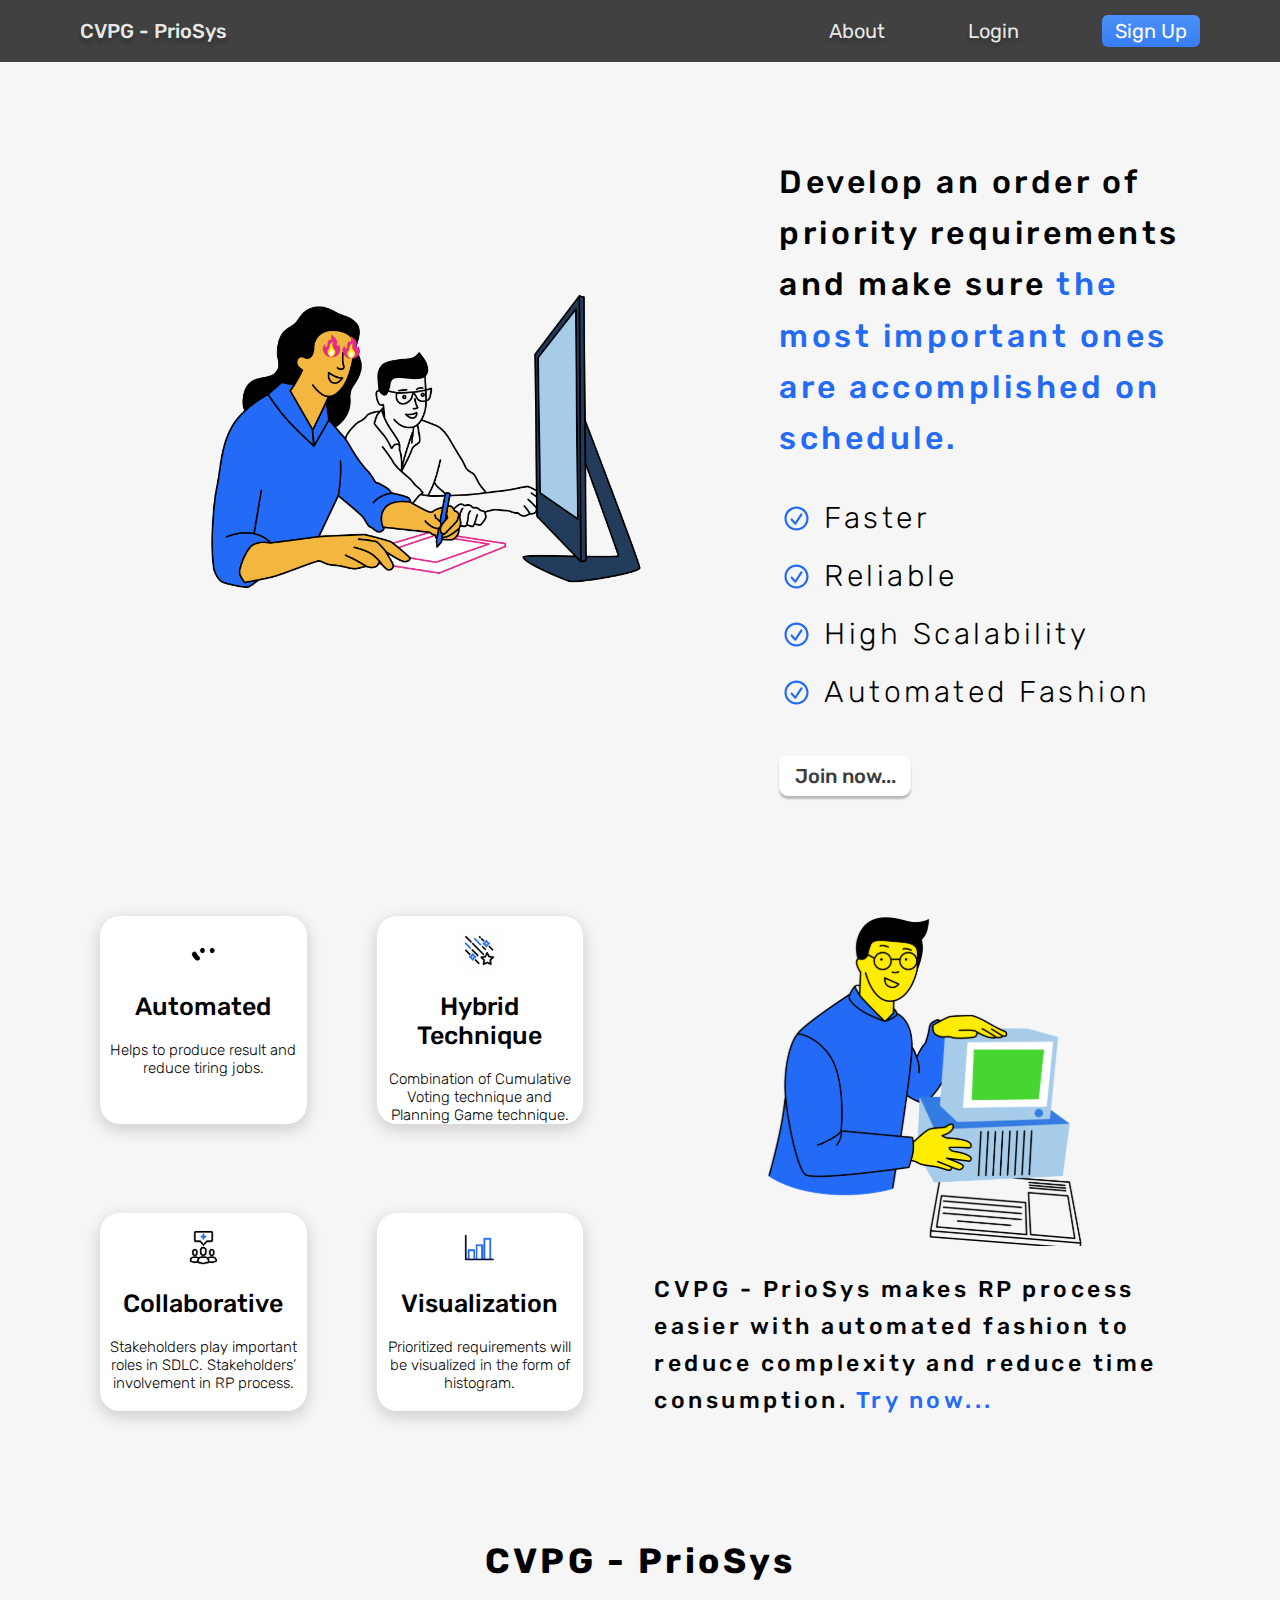
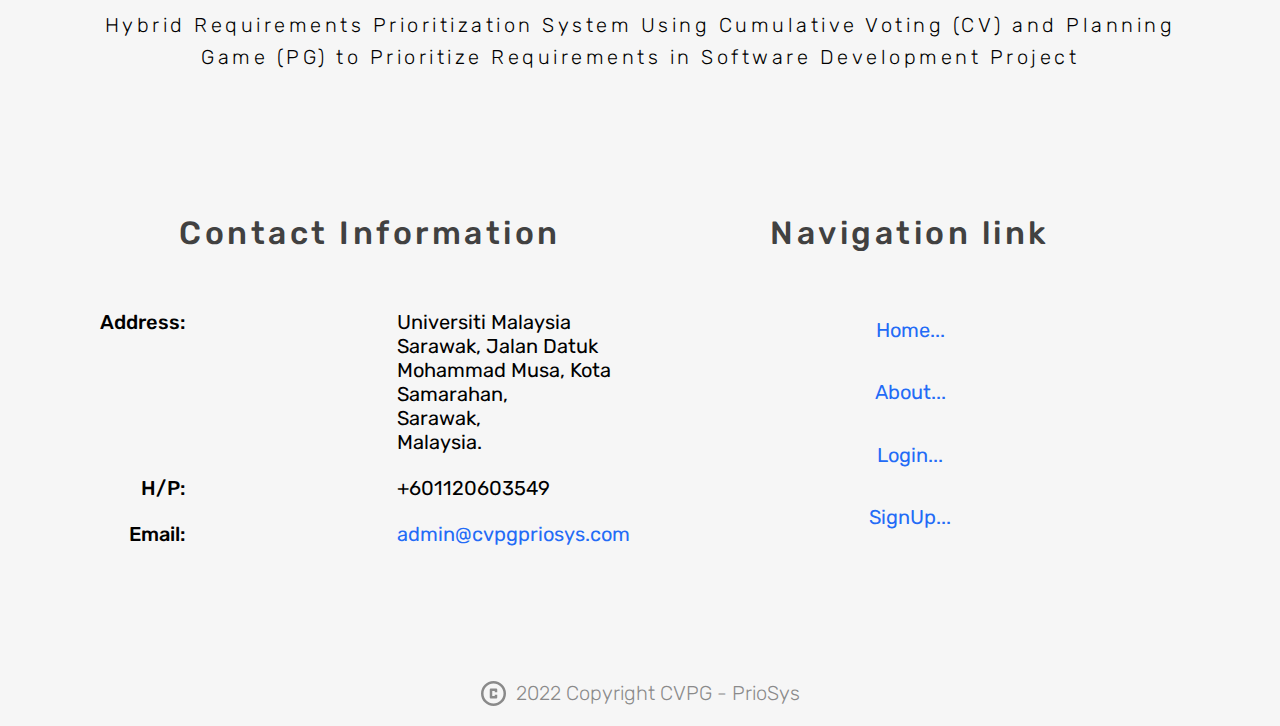
<file: index.html>
<!DOCTYPE html>
<html>
<head>
	<meta charset="utf-8">
	<meta name="viewport" content="width=device-width, initial-scale=1">
	<title>CVPG-PrioSys</title>
	<link rel="icon" type="image/x-icon" href="Illustration/Icon/Static/logo6.png">
	<link rel="stylesheet" type="text/css" href="library/css/font.css">
	<link rel="stylesheet" type="text/css" href="library/css/index.css">
	<script type="text/javascript" src="library/js/jquery-3.6.3.min.js"></script>
	<script type="module" src="library/js/secondary.js"></script>
</head>
<body>

	<div class="header">
		<a href="index.html" class="link"><p class="title head">CVPG - PrioSys</p></a>
		<div class="link-right">
			<a href="#" class="link"><p class="about head">About</p></a>
			<a href="login.html" class="link"><p class="login head">Login</p></a>
			<button class="btnBlue secondary" id="signup">Sign Up</button>
		</div>

	</div>
	<div class="content">
		<img src="Illustration/Header1.png" weight = "612px" height="555px">
		<div class="subtitle">
			<p class="big">Develop an order of priority requirements and make sure <span class="highlight"> the most important ones are accomplished on schedule. </span></p>
			<div class="small">
				<img src="Illustration/tick.svg" weight = "35px" height="35px">
				<p style="margin-left: 10px;">Faster</p>
			</div>
			<div class="small">
				<img src="Illustration/tick.svg" weight = "35px" height="35px">
				<p style="margin-left: 10px;">Reliable</p>
			</div>
			<div class="small">
				<img src="Illustration/tick.svg" weight = "35px" height="35px">
				<p style="margin-left: 10px;">High Scalability</p>
			</div>
			<div class="small">
				<img src="Illustration/tick.svg" weight = "35px" height="35px">
				<p style="margin-left: 10px;">Automated Fashion</p>
			</div>

			<div class="small" style="padding-top: 30px;">
			<button class="btnGrey" id="login">Join now...</button>
			</div>
		</div>
	</div>
	<div class="content2">
		<div class="feature">
			<div class="detail1 item">
				<img src="Illustration/Icon/Animated/feat1.gif" width="43px" height="43px">
				<p style="font-size:25px">Automated</p>
				<p style="font-size:15px; font-weight: 300;">Helps to produce result and reduce tiring jobs.</p>
			</div>
			<div class="detail2 item">
				<img src="Illustration/Icon/Animated/feat2.gif" width="43px" height="43px">
				<p style="font-size:25px">Hybrid Technique</p>
				<p style="font-size:15px; font-weight: 300;">Combination of Cumulative Voting technique and Planning Game technique.</p>
			</div>
			<div class="detail3 item">
				<img src="Illustration/Icon/Animated/feat3.gif" width="43px" height="43px">
				<p style="font-size:25px">Collaborative</p>
				<p style="font-size:15px; font-weight: 300;">Stakeholders play important roles in SDLC. Stakeholders’ involvement in RP process.</p>
			</div>
			<div class="detail4 item">
				<img src="Illustration/Icon/Animated/feat4.gif" width="43px" height="43px">
				<p style="font-size:25px">Visualization</p>
				<p style="font-size:15px; font-weight: 300;">Prioritized requirements will be visualized in the form of histogram.</p>
			</div>
		</div>
		<div class="subtitle2">
			<img src="Illustration/Feature.svg" weight = "526px" height="330px">
			<p class="big" style="font-size: 23px;">CVPG - PrioSys makes RP process easier with automated fashion to reduce complexity and reduce time consumption. <a href="login.html" class="link"><span class="highlight link" id="login" style="font-weight: 500;">Try now...</span></a></p>
		</div>
	</div>

	<div class="footer">
		<div class="footerTitle">
			<p class="big" style="text-align: center; font-weight: 700; font-size: 35px;">CVPG - PrioSys</p>
			<p class="small" style="text-align: center; font-weight: 300; font-size: 20px;">Hybrid Requirements Prioritization System Using Cumulative Voting (CV) and Planning Game (PG) to Prioritize  Requirements in Software Development Project</p>
		</div>
		

		<div class="contact-navi">
			<div class="Contact">
				<p class="big" style="color: #414141; font-weight: 500; font-size: 32px; text-align: center;">Contact Information</p>

				<div class="information">
					<div class="address info">
						<p>Address:</p>
					</div>
					<div class="addressInfo">
						<p>Universiti Malaysia Sarawak, Jalan Datuk<br>Mohammad Musa, Kota Samarahan,<br>Sarawak,<br>Malaysia.</p>
					</div>
					<div class="hp info">
						<p>H/P:</p>
					</div>
					<div class="hpInfo">
						<p>+601120603549</p>
					</div>
					<div class="email info">
						<p>Email:</p>
					</div>
					<div class="emailInfo">
						<p style="color :#236BF6;">admin@cvpgpriosys.com</p>
					</div>
				</div>

			</div>

			<div class="navigation">
				<p class="big" style="color: #414141; font-weight: 500; font-size: 32px; text-align: center;">Navigation link</p>
				<a href="index.html" class="link"><p class="link" id="home">Home...</p></a>
				<a href="about.html" class="link"><p class="link" id="About">About...</p></a>
				<a href="login.html" class="link"><p class="link" id="login">Login...</p></a>
				<a href="registration.html" class="link"><p class="link" id="signUp">SignUp...</p></a>
			</div>
		</div>

		<div class="copyright">
			<img src="Illustration/Icon/Static/copyright.svg" width="25px" height="25px" style="margin-right: 10px">
			<p style="color: #8A8A8A; font-weight: 300; font-size: 20px;">2022 Copyright CVPG - PrioSys</p>
		</div>
	</div>

</body>
</html>
</file>
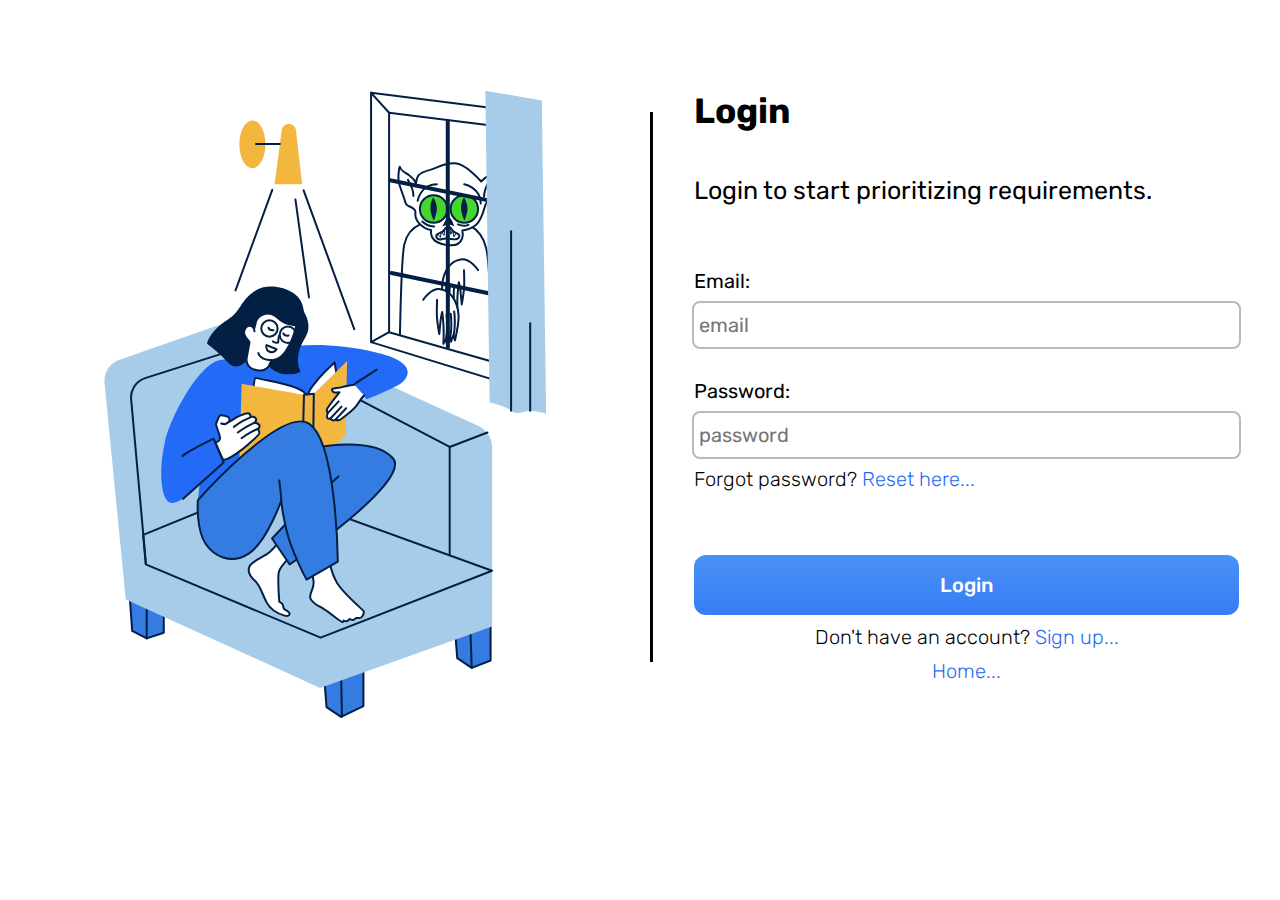
<file: login.html>
<!DOCTYPE html>
<html>
<head>
	<meta charset="utf-8">
	<meta name="viewport" content="width=device-width, initial-scale=1">
	<title>Login</title>
	<link rel="icon" type="image/x-icon" href="Illustration/Icon/Static/logo6.png">
	<link rel="stylesheet" type="text/css" href="library/css/font.css">
	<link rel="stylesheet" type="text/css" href="library/css/secondary.css">
	<script type="text/javascript" src="library/js/jquery-3.6.3.min.js"></script>
</head>
<body>
	<div class="vl"></div>
	<div class="img">
		<img src="Illustration/login.svg" style="padding-top: 40px;">
	</div>
	<div class="container">
		<div class="content">
			<div class="title">
				<p class="big">Login</p>
				<p class="text subtitle">Login to start prioritizing requirements.</p>
			</div>
			<div class="email item">
				<p class="text">Email:</p>
				<input type="text" placeholder="email" id="email" class="long text">
				<p id="errEmail" class="error">Invalid email....</p>
			</div>
			<div class="password item">
				<p>Password:</p>
				<input type="password" placeholder="password" id="pass" class="long text">
				<p class="text" style="font-weight:300;">Forgot password?<a href="#" class="link"><span class="link" id="reset"> Reset here...</span></p></a>
				<p id="errPass" class="error">Wrong password...</p>
			</div>
			<div class="footer item">
				<button class="btnBlue" id="btnLogin">
					<span class="btnText">Login</span>
				</button>
				<p class="text" style="font-weight:300; text-align: center;">Don't have an account?<a href="registration.html" class="link"><span id="signup" class="link"> Sign up...</span></p></a>
				<a href="index.html" class="link"><p id="home" class="text link">Home...</p></a>
			</div>
		</div>
	</div>
</body>
<script type="module" src="library/js/secondary.js"></script>
</html>
</file>
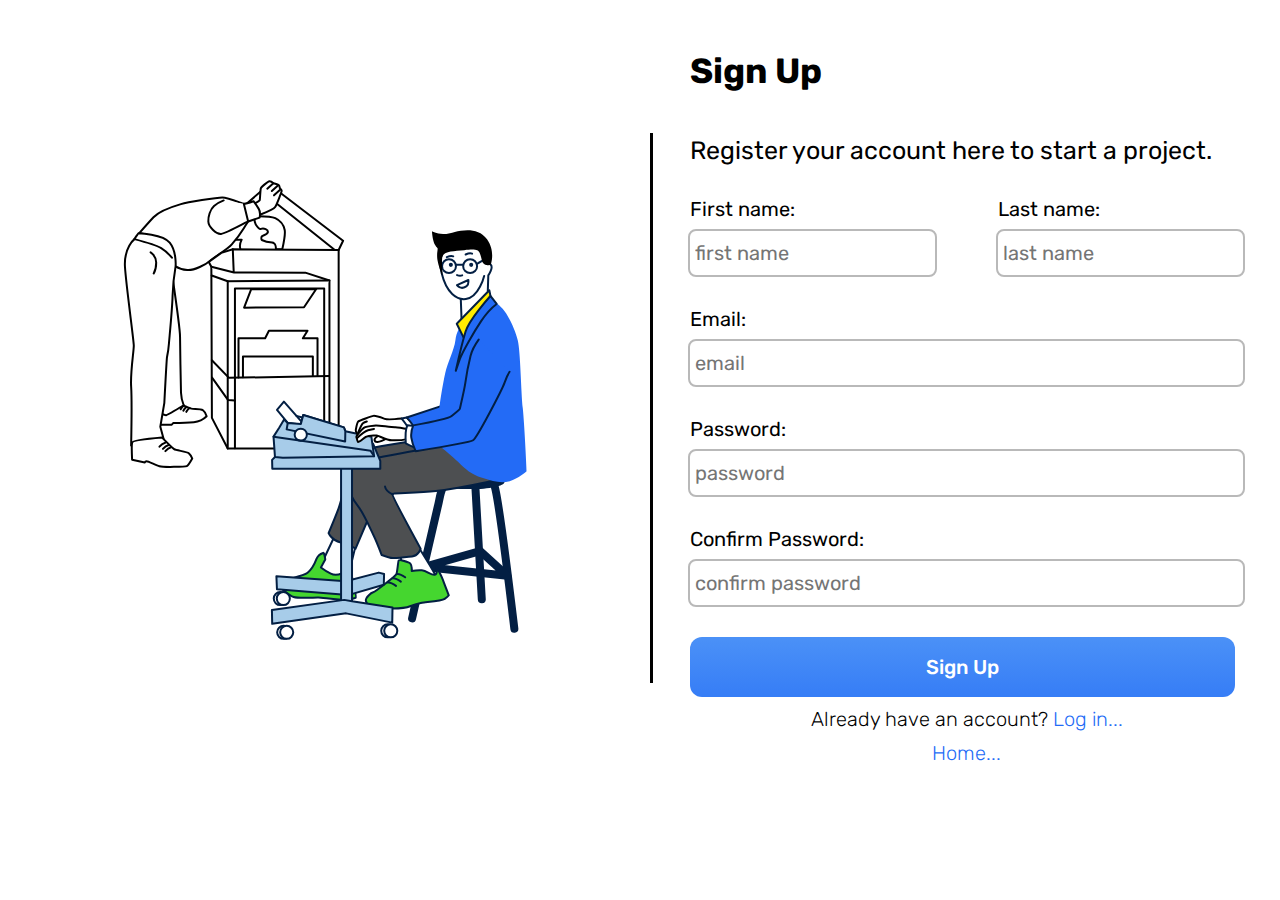
<file: registration.html>
<!DOCTYPE html>
<html>
<head>
	<meta charset="utf-8">
	<meta name="viewport" content="width=device-width, initial-scale=1">
	<title>Registration</title>
	<link rel="icon" type="image/x-icon" href="Illustration/Icon/Static/logo6.png">
	<link rel="stylesheet" type="text/css" href="library/css/font.css">
	<link rel="stylesheet" type="text/css" href="library/css/secondary.css">
	<script type="text/javascript" src="library/js/jquery-3.6.3.min.js"></script>
</head>
<body>
	
	<div class="img">
		<img src="Illustration/signup.svg" style="padding-top: 130px;">
	</div>

	<div class="vl"></div>
	
	<div class="container">
		<div class="content">
			<div class="title">
				<p class="big">Sign Up</p>
				<p class="text subtitle">Register your account here to start a project.</p>
			</div>
			<div class="name">
				<div class="firstName item">
					<p class="text">First name:</p>
					<input type="text" placeholder="first name" id="firstN" class="short text">
				</div>
				<div class="lastName item">
					<p class="text">Last name:</p>
					<input type="text" placeholder="last name" id="lastN" class="short text">
				</div>
			</div>
			<div class="email item">
				<p class="text">Email:</p>
				<input type="text" placeholder="email" id="email" class="long text">
				<p id="usedEmail" class="error">Email has been used.</p>
				<p id="errEmail" class="error">Invalid email...</p>
			</div>
			<div class="password item">
				<p class="text">Password:</p>
				<input type="password" placeholder="password" id="pass" class="long text">
			</div>
			<div class="cfmPassword item">
				<p class="text">Confirm Password:</p>
				<input type="password" placeholder="confirm password" id="pass2" class="long text">
				<p id="errPass" class="error">Password is not the same...</p>
			</div>
			<div class="footer item">
				<button class="btnBlue" id="btnSignUp">
					<span class="btnText">Sign Up</span>
				</button>
				<p class="text" style="font-weight:300; text-align: center;">Already have an account?<a href="login.html" class="link"><span id="login" class="link"> Log in...</span></a></p>
				<a href="index.html" class="link"><p id="home" class="text link">Home...</p></a>
			</div>
		</div>
	</div>
</body>
<script type="module" src="library/js/secondary.js"></script>
</html>
</file>
<file: library/css/font.css>
/*Font configuration...*/

@font-face {
    font-family: 'Rubik';
    src: url(../../Font/Rubik-Light.ttf);
    font-style: normal;
    font-weight: 300;
  }

  @font-face {
    font-family: 'Rubik';
    src: url(../../Font/Rubik-Regular.ttf);
    font-style: normal;
    font-weight: 400;
  }

  @font-face {
    font-family: 'Rubik';
    src: url(../../Font/Rubik-Medium.ttf);
    font-style: normal;
    font-weight: 500;
  }

  @font-face {
    font-family: 'Rubik';
    src: url(../../Font/Rubik-SemiBold.ttf);
    font-style: normal;
    font-weight: 600;
  }

  @font-face {
    font-family: 'Rubik';
    src: url(../../Font/Rubik-Bold.ttf);
    font-style: normal;
    font-weight: 700;
  }

  @font-face {
    font-family: 'Rubik';
    src: url(../../Font/Rubik-ExtraBold.ttf);
    font-style: normal;
    font-weight: 800;
  }

  @font-face {
    font-family: 'Rubik';
    src: url(../../Font/Rubik-Black.ttf);
    font-style: normal;
    font-weight: 900;
  }
</file>
<file: library/css/index.css>
* {
	box-sizing: border-box;
	padding: 0;
	margin: 0;
}

body {
	font-size: 20px;
	font-family: Rubik;
    font-style: normal;
    font-weight: 400;

	display: grid;
	grid-template-columns: 80px 1fr 80px;
	gap: 20px;

	background-color: #F6F6F6;
}

/*header section*/
.header {
	background-color: rgba(65, 65, 65, 1);
	grid-column: 1 / 4;

	height: 62px;

	display: flex;
	align-items: center;
	justify-content: space-between;

	color: rgba(255, 255, 255, 0.9);
  text-shadow: 0px 4px 4px rgba(0, 0, 0, 0.25);
  text-decoration: none;

  position: sticky;
  top: 0;


}

.link-right {
	display: flex;
	align-items: center;
	gap: 83px;

	margin-right: 80px;
}

.title{	
	color: rgba(255, 255, 255, 0.9);
	font-weight: 500;

	margin-left: 80px;
}

.head {
	cursor: pointer;

	color: rgba(255, 255, 255, 0.9);
  text-shadow: 0px 4px 4px rgba(0, 0, 0, 0.25);
  text-decoration: none;
}

.head:hover {
	color: white;
}

button {
	cursor: pointer;

	font-size: 20px;
  	text-align: center;
  	font-family: Rubik;
  	font-weight: 400;
  	color: white;

/*  	box-shadow: 0 4px 4px rgba(0, 0, 0, 25%);*/

  	border: 0px;
}

button:active {
  outline-color: rgba(58, 108, 217, 0.5);
  outline-style: solid;
  outline-width: 5.5px;
}

.btnBlue {
	background-image: linear-gradient(rgba(75, 145, 247, 1),rgba(54, 125, 246, 1));
}

.secondary {
	width: 98px;
  	height: 32px;

	border-radius: 6px;
}

/*content section*/
.content {
	color:black;
	font-size: 32px;
	font-weight: 500;

	display: grid;
	grid-template-columns: 1fr 1fr;


	gap: 56px;

	grid-column: 2 / 3;
	grid-row: 2 / 3;

	padding-top: 75px;
}

.subtitle {
	margin-left: 20px;
	display: flex;
	flex-direction: column;
}

.big {
	line-height: 1.6;
	letter-spacing: 3.5px;

	margin-bottom: 20px;
}

.highlight {
	color: #236BF6;
}

.small {
	line-height: 1.6;
	letter-spacing: 3.5px;
	font-weight: 300;
	font-size: 30px;

	display: flex;
	align-items: center;
	margin-top: 10px;
}

.btnGrey {
	width: 132px;
  	height: 40px;

	border-style: solid;
	background-color: white;
	border-radius: 9px;

	box-shadow: 0 3px 2px rgba(0, 0, 0, 25%);


  	font-weight: 500;

	color: rgba(61, 61, 61, 1);
}

.content2 {
	padding-top: 100px;

	color:black;
	font-weight: 500;

	grid-column: 2 / 3;
	grid-row: 3 / 4;

	gap: 71px;

	display: grid;

	grid-template-columns: 1fr 1fr;
	
	
}

.feature {
	display: grid;
	max-width: 599px;
	max-height: 495px;
	grid-template-columns: 1fr 1fr;
	gap: 70px;

}

.subtitle2 {
/*	max-width: 526px;*/
/*	max-height: 495px;*/

	display: flex;
	flex-direction: column;
	justify-content: flex-start;

	gap: 25px;
}

.item {
	padding-top: 13px;
	padding-left: 5px;
	padding-right: 5px;
	max-width: 270px;
	max-height: 208px;

	display: flex;
	flex-direction: column;
	align-items: center;
	justify-content: flex-start;
	gap: 20px;

	background-color: white;
	border-radius: 20px;
	box-shadow: 0 5px 15px 2px rgba(0, 0, 0, 15%);

	text-align: center;
}

/*footer section*/
.footer {
	grid-column: 2 / 3;
	grid-row: 4 / 5;

	padding-top: 75px;

	display: grid;

	grid-template-columns: 1fr;
	gap: 135px;

}

.footerTitle {
	grid-column: 1 / 2;
	grid-row: 1 / 2;
}

.contact-navi {
	grid-column: 1 / 2;
	grid-row: 2 / 3;

	display: grid;

	grid-template-columns: 1fr 1fr;

}

.information {
	grid-column: 1 / 2;

	display: grid;
	grid-template-columns: 1fr 1fr;
	gap: 22px;

	margin-top: 50px;
}

.info {
	font-size: 20px;
	color: black;
	font-weight: 500;

	margin-right: 190px;

	justify-self: end;
}

.address {
	grid-column: 1 / 2;
	grid-row: 1 / 2;

}

.addressInfo {
	grid-column: 2 / 3;
	grid-row:  1 / 2;
}

.hp {
	grid-column: 1 / 2;
	grid-row: 2 / 3;
}

.hpInfo {
	grid-column: 2 / 3;
	grid-row:  2 / 3;
}

.email {
	grid-column: 1 / 2;
	grid-row: 3 / 4;
}

.emailInfo {
	grid-column: 2 / 3;
	grid-row:  3 / 4;
}

.navigation {
	grid-column: 2 / 3;
	grid-row: 1 / 2;

	display: grid;
	grid-template-columns: 1fr;
	gap: 22px;

	justify-items: center;

}

.link {
	color: #236BF6;
	font-weight: 400;

	cursor: pointer;

	text-decoration: none;
}

.copyright {
	grid-column: 1 / 2;
	grid-row:  3 / 4;

	display: flex;
	justify-content: center;
	align-items: center;

	margin-bottom: 20px;
}
</file>
<file: library/css/secondary.css>
* {
	box-sizing: border-box;
	padding: 0;
	margin: 0;
}

body {
	font-size: 20px;
	font-family: Rubik;
   font-style: normal;
   font-weight: 400;

	display: grid;
	grid-template-columns: 650px 3px 1fr;

	background-color: white;

	margin-top: 50px;
}

.error {
	font-size: 15px;
	font-weight: 300;
	color: red;
	display:none;
}

.img {
	grid-row: 1 / 2;
	grid-column: 1 / 2;
	justify-self: center;
}

.vl {
	height: 550px;
	grid-column: 2 / 3;
	grid-row: 1 / 2;
 	border-left: 3px solid black;
 	align-self: center;
}

.container {
	grid-column: 3 / 4;
	grid-row: 1 / 2;

	justify-self: center;
	align-self: center;
}

.content {
	display: grid;
	grid-template-columns: 1fr;
	gap: 32px;
}

.title {

	grid-column: 1 / 2;
	grid-row: 1 / 2;

	max-height: 157px;

	color: black;

	display: flex;
	flex-direction: column;
	gap: 44px;
}

.big {
	font-weight: 700;
	font-size: 35px;
}

.text {
	font-weight: 400;
	font-size: 20px;
}

.subtitle {
	font-size: 25px;
}

.item {
	display: flex;
	flex-direction: column;
	gap: 10px;
}

.name {
	grid-column: 1 / 2;
	grid-row: 2 / 3;

	display: grid;
	grid-template-columns: 1fr 1fr;
	gap: 63px;
}

.firstName {
	grid-column: 1 / 2;
}

input {
	height: 44px;

	border-radius: 6px;
	border: none;

	padding: 5px;

	font-family: Rubik;
	font-weight: 500;
	font-size: 15px;

	text-decoration: none;
	outline: solid 2px rgba(185, 185, 185, 1);;
	transition: outline 0.1s ease-in-out;
}

input:focus {
	outline: solid 3.5px rgba(58, 108, 217, 0.5);
}

.lastName {
	grid-column: 2 / 3;
}

.email {
	grid-column: 1 / 2;
	grid-row: 3 / 4;
}

.email {
	grid-column: 1 / 2;
	grid-row: 3 / 4;
}

.password {
	grid-column: 1 / 2;
	grid-row: 4 / 5;
}

.cfmPassword {
	grid-column: 1 / 2;
	grid-row: 5 / 6;
}

.footer {
	grid-column: 1 / 2;
	grid-row: 6 / 7;
}



button {
	width: 545px;
	height: 60px;
	border: 0px;
	border-radius: 12px;
	background-image: linear-gradient(rgba(75, 145, 247, 1),rgba(54, 125, 246, 1));

	cursor: pointer;

	position: relative;
}

button:active {
	outline-color: rgba(58, 108, 217, 0.5);
	outline-style: solid;
	outline-width: 4.5px;
}

.btnText {
	font-family: Rubik;
	font-weight: 500;
	font-size: 20px;
	color: white;

	transition: all 0.2s;
}

.spinner .btnText {
	visibility: hidden;
  	opacity: 0;
}

.spinner::after {
	content: "";
	position: absolute;
	margin: auto;

	top: 0;
	left: 0;
	right: 0;
	bottom: 0;

	width: 4.8px;
   height: 4.8px;
   border-radius: 4.8px;
   box-shadow: 12px 0px 0 0 rgba(250,250,250,0.2), 9.7px 7.1px 0 0 rgba(250,250,250,0.4), 3.7199999999999998px 11.4px 0 0 rgba(250,250,250,0.6), -3.7199999999999998px 11.4px 0 0 rgba(250,250,250,0.8), -9.7px 7.1px 0 0 #fafafa;
   animation: spinner-b87k6z 1s infinite linear;
}

@keyframes spinner-b87k6z {
   to {
      transform: rotate(360deg);
   }
}

.link {
	color: #236BF6;
	font-weight: 300;

	text-align: center;

	cursor: pointer;

	text-decoration: none;
}
</file>
